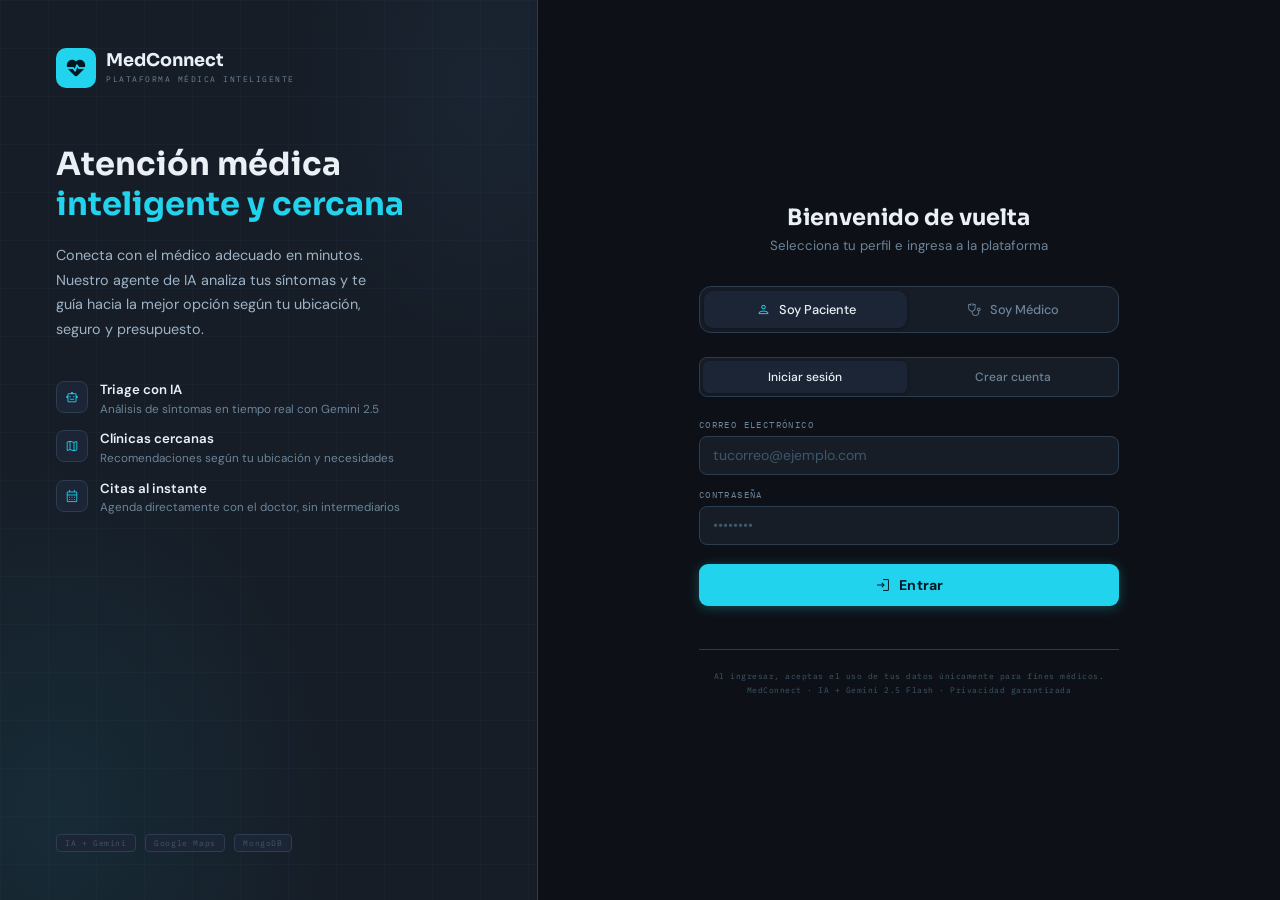
<file: frontend/index.html>
<!doctype html>
<html lang="es">
  <head>
    <meta charset="UTF-8" />
    <meta name="viewport" content="width=device-width, initial-scale=1.0" />
    <title>MedConnect — Encuentra tu médico</title>
    <link rel="preconnect" href="https://fonts.googleapis.com" />
    <link rel="preconnect" href="https://fonts.gstatic.com" crossorigin />
    <link href="https://fonts.googleapis.com/css2?family=DM+Sans:opsz,wght@9..40,300;9..40,400;9..40,500;9..40,600;9..40,700&family=Sora:wght@400;600;700;800&family=IBM+Plex+Mono:wght@400;500;600;700&display=swap" rel="stylesheet" />
    <link href="https://fonts.googleapis.com/css2?family=Material+Symbols+Outlined:opsz,wght,FILL,GRAD@20..48,100..700,0..1,-50..200" rel="stylesheet" />
    <link rel="stylesheet" href="style.css?v=3" />
    <style>
      /* ── PATIENT WELCOME STATE ── */
      .chat-welcome {
        display: flex;
        flex-direction: column;
        align-items: center;
        justify-content: center;
        flex: 1;
        gap: 1.2rem;
        padding: 2.5rem 2rem;
        text-align: center;
        animation: msg-in 0.4s ease;
      }
      .chat-welcome-icon {
        width: 64px;
        height: 64px;
        border-radius: 18px;
        background: var(--accent-dim);
        border: 1px solid var(--accent-border);
        display: flex;
        align-items: center;
        justify-content: center;
        box-shadow: 0 0 0 6px rgba(34,211,238,0.06);
      }
      .chat-welcome-icon .material-symbols-outlined {
        font-size: 30px;
        color: var(--accent);
        font-variation-settings: 'FILL' 1, 'wght' 400, 'GRAD' 0, 'opsz' 32;
      }
      .chat-welcome h2 {
        font-family: var(--display);
        font-size: 1.3rem;
        font-weight: 700;
        color: var(--text);
        line-height: 1.3;
      }
      .chat-welcome p {
        font-size: 0.88rem;
        color: var(--muted);
        max-width: 340px;
        line-height: 1.65;
      }
      .chat-welcome-chips {
        display: flex;
        flex-wrap: wrap;
        justify-content: center;
        gap: 0.5rem;
        max-width: 400px;
      }
      .chat-welcome-chip {
        display: flex;
        align-items: center;
        gap: 0.35rem;
        padding: 0.42rem 0.8rem;
        background: var(--surface-2);
        border: 1px solid var(--border);
        border-radius: 20px;
        color: var(--text-2);
        font-size: 0.78rem;
        cursor: pointer;
        transition: border-color 0.15s, color 0.15s, background 0.15s;
        user-select: none;
      }
      .chat-welcome-chip:hover {
        border-color: var(--accent-border);
        color: var(--accent);
        background: var(--accent-dim);
      }
      .chat-welcome-chip .material-symbols-outlined { font-size: 15px; }
    </style>
  </head>
  <body>

    <!-- ── HEADER ─────────────────────────────────────────────── -->
    <header>
      <div class="header-left">
        <span class="logo">Med<span>Connect</span></span>
        <span class="nav-sep">/</span>
        <span class="header-breadcrumb">Asistente Médico</span>
      </div>
      <div class="header-right">
        <span class="header-tag">IA + Gemini</span>
        <div class="header-status" id="api-status">
          <span class="material-symbols-outlined">fiber_manual_record</span>
          <span>CONECTANDO...</span>
        </div>
        <div class="user-chip" id="user-chip" title="Cerrar sesión">P</div>
      </div>
    </header>

    <!-- ── WORKSPACE ──────────────────────────────────────────── -->
    <div class="workspace" id="workspace">

      <!-- Narrow icon sidebar -->
      <nav class="sidebar-icons">
        <button class="sidebar-btn" title="Nueva consulta" onclick="location.reload()">
          <span class="material-symbols-outlined">add_comment</span>
        </button>
        <button class="sidebar-btn" id="sb-history" title="Mis chats" onclick="openPanel('history')">
          <span class="material-symbols-outlined">forum</span>
        </button>
        <button class="sidebar-btn" id="sb-appts" title="Mis citas" onclick="openPanel('appts')">
          <span class="material-symbols-outlined">event_note</span>
        </button>
      </nav>

      <!-- ── HISTORY PANEL ── -->
      <div id="history-panel" class="side-panel hidden">
        <div class="side-panel-header">
          <span class="material-symbols-outlined">forum</span>
          <span>Mis Consultas</span>
          <button class="icon-btn" onclick="closeSidePanel()">
            <span class="material-symbols-outlined">close</span>
          </button>
        </div>
        <div id="conv-list" class="side-panel-body"></div>
      </div>

      <!-- ── APPOINTMENTS PANEL ── -->
      <div id="appt-panel" class="side-panel hidden">
        <div class="side-panel-header">
          <span class="material-symbols-outlined">event_note</span>
          <span>Mis Citas</span>
          <button class="icon-btn" onclick="closeSidePanel()">
            <span class="material-symbols-outlined">close</span>
          </button>
        </div>
        <div id="appt-list" class="side-panel-body"></div>
      </div>

      <!-- ── CHAT PANEL ─────────────────────────────────────────── -->
      <div class="chat-left">

        <!-- Triage summary (visible in split mode) -->
        <div id="triage-summary" class="hidden">
          <div id="triage-pills" class="triage-pills"></div>
          <p id="triage-text" class="triage-text"></p>
          <button id="toggle-chat-btn" class="toggle-chat-btn">
            <span id="toggle-chat-label">Ver historial de chat</span>
            <span class="material-symbols-outlined toggle-icon">expand_more</span>
          </button>
        </div>

        <!-- Message history -->
        <div class="chat-messages" id="chat-messages">
          <!-- Welcome state — shown before first message, hidden by JS on chat start -->
          <div class="chat-welcome" id="chat-welcome">
            <div class="chat-welcome-icon">
              <span class="material-symbols-outlined">ecg_heart</span>
            </div>
            <h2>¿Cómo te puedo ayudar hoy?</h2>
            <p>Describe tus síntomas y te orientaré hacia el especialista adecuado según tu ubicación y seguro médico.</p>
            <div class="chat-welcome-chips">
              <span class="chat-welcome-chip" onclick="fillSuggestion('Tengo dolor de cabeza y fiebre desde ayer')">
                <span class="material-symbols-outlined">thermostat</span>
                Fiebre y dolor de cabeza
              </span>
              <span class="chat-welcome-chip" onclick="fillSuggestion('Siento dolor en el pecho al respirar')">
                <span class="material-symbols-outlined">favorite</span>
                Dolor en el pecho
              </span>
              <span class="chat-welcome-chip" onclick="fillSuggestion('Tengo tos persistente hace una semana')">
                <span class="material-symbols-outlined">air</span>
                Tos persistente
              </span>
              <span class="chat-welcome-chip" onclick="fillSuggestion('Me duele el estómago y tengo náuseas')">
                <span class="material-symbols-outlined">sick</span>
                Malestar estomacal
              </span>
              <span class="chat-welcome-chip" onclick="fillSuggestion('Quiero agendar una revisión general')">
                <span class="material-symbols-outlined">medical_services</span>
                Chequeo general
              </span>
            </div>
          </div>
        </div>

        <!-- Recommendations panel -->
        <div id="recommendations-panel" class="recommendations-panel hidden">
          <div class="rec-header">
            <span class="material-symbols-outlined">recommend</span>
            <span id="rec-header-text">Opciones recomendadas</span>
            <button id="rec-close-btn" class="icon-btn">
              <span class="material-symbols-outlined">close</span>
            </button>
          </div>
          <div id="rec-cards" class="rec-cards"></div>
        </div>

        <!-- Patient form (insurance + budget) -->
        <div id="patient-form">
          <div class="form-row">
            <div class="form-group">
              <label>Seguro médico</label>
              <select id="insurance-select">
                <option value="imss">IMSS</option>
                <option value="issste">ISSSTE</option>
                <option value="seguro_popular">Seguro Popular</option>
                <option value="ninguno" selected>Sin seguro</option>
              </select>
            </div>
            <div class="form-group">
              <label>Presupuesto</label>
              <div class="budget-selector">
                <button class="budget-btn" data-val="$">$</button>
                <button class="budget-btn active" data-val="$$">$$</button>
                <button class="budget-btn" data-val="$$$">$$$</button>
              </div>
            </div>
          </div>
        </div>

        <!-- Chat input bar -->
        <div class="chat-input-row">
          <button class="input-add-btn" title="Adjuntar">
            <span class="material-symbols-outlined">add</span>
          </button>
          <input type="text" id="chat-input" class="chat-input"
            placeholder="Describe tus síntomas o haz una pregunta..." autocomplete="off" />
          <button id="chat-send-btn" class="chat-send-btn">
            <span class="material-symbols-outlined">send</span>
          </button>
        </div>

      </div><!-- /chat-left -->

      <!-- ── MAP PANEL ─────────────────────────────────────────── -->
      <div class="map-wrap">

        <div id="map-container">
          <div class="map-loading" id="map-loading">
            <span class="material-symbols-outlined">local_hospital</span>
            <span>BUSCANDO CLÍNICAS CERCANAS...</span>
          </div>
        </div>

        <div class="search-hud">
          <span class="material-symbols-outlined search-ico">my_location</span>
          <input type="text" id="map-search-input"
            placeholder="Tu ubicación actual..." />
          <button id="map-search-btn">
            <span class="material-symbols-outlined">arrow_forward</span>
          </button>
        </div>

      </div><!-- /map-wrap -->

    </div><!-- /workspace -->

    <!-- ── DOCTOR CHAT MODAL ──────────────────────────────────── -->
    <div id="chat-modal" class="modal hidden">
      <div class="modal-card">
        <div class="modal-header">
          <span class="material-symbols-outlined">chat</span>
          <span id="modal-doctor-name">Chat con el Doctor</span>
          <button id="modal-close-btn" class="icon-btn">
            <span class="material-symbols-outlined">close</span>
          </button>
        </div>
        <div class="modal-messages" id="modal-messages"></div>
        <div class="chat-input-row">
          <input type="text" id="modal-input" class="chat-input"
            placeholder="Escribe un mensaje..." autocomplete="off" />
          <button id="modal-send-btn" class="chat-send-btn">
            <span class="material-symbols-outlined">send</span>
          </button>
        </div>
      </div>
    </div>

    <!-- ── APPOINTMENT MODAL ──────────────────────────────────── -->
    <div id="appt-overlay" class="modal hidden">
      <div class="modal-card" style="max-width:440px; height:auto; padding-bottom:0">
        <div class="modal-header">
          <span class="material-symbols-outlined">event_add</span>
          <span>Agendar cita</span>
          <button class="icon-btn" onclick="closeAppointmentModal()">
            <span class="material-symbols-outlined">close</span>
          </button>
        </div>
        <div style="padding:1.2rem 1.4rem; display:flex; flex-direction:column; gap:0.85rem;">
          <p style="font-size:0.83rem; color:var(--muted); line-height:1.55;">
            Solicitas una cita con el doctor en
            <strong id="appt-clinic-name" style="color:var(--text);">—</strong>.
            El médico confirmará desde su panel.
          </p>
          <div style="display:flex; flex-direction:column; gap:0.3rem;">
            <label style="font-family:var(--mono); font-size:0.54rem; letter-spacing:1.4px; text-transform:uppercase; color:var(--muted);">Fecha</label>
            <input type="date" id="appt-date" class="chat-input" style="border-radius:8px; padding:0.55rem 0.75rem;" />
          </div>
          <div style="display:flex; gap:0.7rem;">
            <div style="flex:1; display:flex; flex-direction:column; gap:0.3rem;">
              <label style="font-family:var(--mono); font-size:0.54rem; letter-spacing:1.4px; text-transform:uppercase; color:var(--muted);">Hora</label>
              <input type="time" id="appt-time" class="chat-input" step="900" style="border-radius:8px; padding:0.55rem 0.75rem;" />
            </div>
            <div style="flex:1; display:flex; flex-direction:column; gap:0.3rem;">
              <label style="font-family:var(--mono); font-size:0.54rem; letter-spacing:1.4px; text-transform:uppercase; color:var(--muted);">Duración</label>
              <select id="appt-duration" class="chat-input" style="border-radius:8px; padding:0.55rem 0.75rem; appearance:none; background-image:url('data:image/svg+xml,%3Csvg xmlns=%22http://www.w3.org/2000/svg%22 width=%2212%22 height=%228%22 viewBox=%220 0 12 8%22%3E%3Cpath fill=%226b8499%22 d=%22M0 0l6 8 6-8z%22/%3E%3C/svg%3E'); background-repeat:no-repeat; background-position:right 0.75rem center; padding-right:2rem;">
                <option value="30">30 min</option>
                <option value="60">1 hora</option>
                <option value="90">1 h 30 min</option>
              </select>
            </div>
          </div>
          <div style="display:flex; flex-direction:column; gap:0.3rem;">
            <label style="font-family:var(--mono); font-size:0.54rem; letter-spacing:1.4px; text-transform:uppercase; color:var(--muted);">Motivo / Notas (opcional)</label>
            <input type="text" id="appt-notes" class="chat-input" placeholder="Primera consulta, seguimiento..." style="border-radius:8px; padding:0.55rem 0.75rem;" />
          </div>
          <div id="appt-error" style="font-family:var(--mono); font-size:0.6rem; color:var(--red); min-height:0.9rem;"></div>
          <div style="display:flex; gap:0.55rem; padding-bottom:1.2rem;">
            <button class="rec-action-btn btn-info" style="flex:1" onclick="closeAppointmentModal()">Cancelar</button>
            <button id="appt-submit-btn" class="rec-action-btn btn-chat" style="flex:2" onclick="submitAppointment()">
              <span class="material-symbols-outlined">check</span>
              Confirmar solicitud
            </button>
          </div>
        </div>
      </div>
    </div>

    <!-- ── SPINNER ────────────────────────────────────────────── -->
    <div id="spinner" class="hidden">
      <div class="spinner-ring"></div>
      <div class="spinner-title">Analizando con IA...</div>
    </div>

    <script>
      // Fill input from welcome chip
      function fillSuggestion(text) {
        const input = document.getElementById("chat-input");
        if (input) {
          input.value = text;
          input.focus();
        }
      }
    </script>
    <script src="app.js?v=3"></script>
  </body>
</html>
</file>
<file: frontend/style.css>
/* ============================================================
   MEDCONNECT — Design System v3
   Deep navy-slate base · Medical teal accent · DM Sans + IBM Plex Mono
   ============================================================ */

@import url('https://fonts.googleapis.com/css2?family=DM+Sans:ital,opsz,wght@0,9..40,300;0,9..40,400;0,9..40,500;0,9..40,600;0,9..40,700;1,9..40,400&family=Sora:wght@400;600;700;800&family=IBM+Plex+Mono:wght@400;500;600;700&display=swap');

:root {
  /* ── Backgrounds (deep navy-slate progression) */
  --bg:          #0d1117;
  --surface:     #161d27;
  --surface-2:   #1c2535;
  --surface-3:   #243040;
  --border:      #2c3d50;
  --border-sub:  #1e2d3d;

  /* ── Text */
  --text:        #eaf0f6;
  --text-2:      #9eb3c6;
  --muted:       #6b8499;
  --disabled:    #3f5668;

  /* ── Primary accent — medical teal */
  --accent:        #22D3EE;
  --accent-dim:    rgba(34,211,238,0.10);
  --accent-border: rgba(34,211,238,0.30);
  --accent-glow:   rgba(34,211,238,0.18);

  /* ── Status / data colors */
  --blue:       #60A5FA;
  --blue-btn:   #3B82F6;
  --blue-btn-h: #2563EB;
  --green:      #34D399;
  --red:        #F87171;
  --amber:      #FBBF24;

  /* ── Typography */
  --mono:    "IBM Plex Mono", "Courier New", monospace;
  --sans:    "DM Sans", system-ui, -apple-system, sans-serif;
  --display: "Sora", "DM Sans", system-ui, sans-serif;

  /* ── Layout */
  --header-h:  58px;
  --sidebar-w: 54px;
  --radius:    12px;
  --radius-sm: 8px;
  --radius-xs: 5px;

  /* ── Shadows */
  --shadow-sm: 0 2px 8px rgba(0,0,0,0.35);
  --shadow-md: 0 6px 24px rgba(0,0,0,0.45);
  --shadow-lg: 0 16px 56px rgba(0,0,0,0.60);
}

/* ── RESET ──────────────────────────────────────────────────── */
*, *::before, *::after { box-sizing: border-box; margin: 0; padding: 0; }

html, body {
  height: 100%;
  overflow: hidden;
  background: var(--bg);
  color: var(--text);
  font-family: var(--sans);
  font-size: 15px;
  -webkit-font-smoothing: antialiased;
}

/* ── SCROLLBARS ─────────────────────────────────────────────── */
::-webkit-scrollbar { width: 4px; height: 4px; }
::-webkit-scrollbar-track { background: transparent; }
::-webkit-scrollbar-thumb { background: var(--surface-3); border-radius: 4px; }
* { scrollbar-width: thin; scrollbar-color: var(--surface-3) transparent; }

/* ── MATERIAL ICONS ─────────────────────────────────────────── */
.material-symbols-outlined {
  font-size: 18px;
  font-variation-settings: 'FILL' 0, 'wght' 300, 'GRAD' 0, 'opsz' 20;
  vertical-align: middle;
  flex-shrink: 0;
}

/* ── UTILITY ────────────────────────────────────────────────── */
.hidden { display: none !important; }

/* ── HEADER ─────────────────────────────────────────────────── */
header {
  position: relative;
  z-index: 300;
  height: var(--header-h);
  display: flex;
  align-items: center;
  justify-content: space-between;
  padding: 0 1.4rem;
  background: var(--surface);
  border-bottom: 1px solid var(--border);
  gap: 1rem;
  flex-shrink: 0;
  box-shadow: 0 1px 0 rgba(0,0,0,0.3), 0 4px 16px rgba(0,0,0,0.2);
}

.header-left {
  display: flex;
  align-items: center;
  gap: 0.6rem;
}

.logo {
  font-family: var(--display);
  font-weight: 700;
  font-size: 1rem;
  letter-spacing: 0.5px;
  color: var(--text);
}

.logo span {
  color: var(--accent);
}

.nav-sep {
  color: var(--disabled);
  font-size: 0.7rem;
  opacity: 0.5;
}

.header-breadcrumb {
  font-family: var(--mono);
  font-size: 0.58rem;
  color: var(--muted);
  letter-spacing: 1.8px;
  text-transform: uppercase;
}

.header-right {
  display: flex;
  align-items: center;
  gap: 0.7rem;
}

.header-tag {
  font-family: var(--mono);
  font-size: 0.53rem;
  padding: 3px 9px;
  border: 1px solid var(--border);
  border-radius: var(--radius-xs);
  color: var(--disabled);
  letter-spacing: 0.8px;
  background: var(--surface-2);
}

.header-status {
  display: flex;
  align-items: center;
  gap: 0.35rem;
  font-family: var(--mono);
  font-size: 0.56rem;
  color: var(--muted);
  letter-spacing: 1px;
}
.header-status .material-symbols-outlined { font-size: 9px; }

/* header action button (calendar etc.) */
.header-action-btn {
  display: flex;
  align-items: center;
  gap: 0.35rem;
  padding: 0.35rem 0.75rem;
  background: var(--surface-2);
  border: 1px solid var(--border);
  border-radius: var(--radius-sm);
  color: var(--text-2);
  font-family: var(--sans);
  font-size: 0.75rem;
  font-weight: 500;
  cursor: pointer;
  transition: border-color 0.15s, color 0.15s, background 0.15s;
}
.header-action-btn:hover {
  border-color: var(--accent-border);
  color: var(--accent);
  background: var(--accent-dim);
}
.header-action-btn .material-symbols-outlined { font-size: 16px; }

.user-chip {
  width: 32px;
  height: 32px;
  border-radius: 50%;
  background: linear-gradient(135deg, var(--accent) 0%, #0891b2 100%);
  color: #001824;
  font-family: var(--display);
  font-size: 0.62rem;
  font-weight: 700;
  display: flex;
  align-items: center;
  justify-content: center;
  cursor: pointer;
  flex-shrink: 0;
  box-shadow: 0 2px 8px rgba(34,211,238,0.3);
  transition: box-shadow 0.15s;
}
.user-chip:hover { box-shadow: 0 3px 14px rgba(34,211,238,0.45); }

/* ── WORKSPACE ──────────────────────────────────────────────── */
.workspace {
  display: flex;
  height: calc(100vh - var(--header-h));
  overflow: hidden;
}

/* ── SIDEBAR ICONS ──────────────────────────────────────────── */
.sidebar-icons {
  width: var(--sidebar-w);
  flex-shrink: 0;
  background: var(--surface);
  border-right: 1px solid var(--border);
  display: flex;
  flex-direction: column;
  align-items: center;
  padding: 0.9rem 0;
  gap: 0.35rem;
}

.sidebar-btn {
  width: 38px;
  height: 38px;
  background: transparent;
  border: none;
  color: var(--muted);
  display: flex;
  align-items: center;
  justify-content: center;
  border-radius: var(--radius-sm);
  cursor: pointer;
  transition: color 0.15s, background 0.15s;
  position: relative;
}
.sidebar-btn:hover {
  color: var(--text);
  background: var(--surface-2);
}
.sidebar-btn .material-symbols-outlined { font-size: 20px; }
.sidebar-btn.active {
  color: var(--accent);
  background: var(--accent-dim);
}
.sidebar-btn.active::before {
  content: "";
  position: absolute;
  left: 0;
  top: 25%;
  bottom: 25%;
  width: 3px;
  background: var(--accent);
  border-radius: 0 2px 2px 0;
}

/* ── CHAT PANEL ─────────────────────────────────────────────── */
.chat-left {
  width: calc(100% - var(--sidebar-w));
  flex-shrink: 0;
  display: flex;
  flex-direction: column;
  background: var(--bg);
  transition: width 0.45s cubic-bezier(0.4, 0, 0.2, 1);
  overflow: hidden;
  min-width: 0;
}

/* ── MAP PANEL ──────────────────────────────────────────────── */
.map-wrap {
  width: 0;
  flex-shrink: 0;
  opacity: 0;
  pointer-events: none;
  overflow: hidden;
  position: relative;
  display: flex;
  flex-direction: column;
  transition: width 0.45s cubic-bezier(0.4, 0, 0.2, 1),
              opacity 0.35s ease 0.1s;
}

/* ── SPLIT MODE ─────────────────────────────────────────────── */
.workspace.split-mode .chat-left {
  width: calc(50% - var(--sidebar-w) / 2);
}
.workspace.split-mode .map-wrap {
  width: 50%;
  opacity: 1;
  pointer-events: all;
  overflow: visible;
}
.workspace.split-mode #patient-form { display: none !important; }
.workspace.split-mode .chat-input-row { display: none !important; }
.workspace.split-mode .chat-left.chat-expanded .chat-input-row { display: flex !important; }
.workspace.split-mode .recommendations-panel {
  flex: 1;
  max-height: none;
  border-top: none;
}
.workspace.split-mode .chat-messages {
  display: none;
  flex: 0 !important;
}
.workspace.split-mode .chat-left.chat-expanded .chat-messages {
  display: flex !important;
  flex: 1 !important;
  max-height: 32vh;
  border-bottom: 1px solid var(--border);
}

/* ── TRIAGE SUMMARY ─────────────────────────────────────────── */
#triage-summary {
  flex-shrink: 0;
  margin: 1rem 1.1rem 0;
  padding: 1rem 1.1rem;
  background: var(--surface);
  border: 1px solid var(--border);
  border-radius: var(--radius);
  display: flex;
  flex-direction: column;
  gap: 0.6rem;
  animation: msg-in 0.3s ease;
  box-shadow: var(--shadow-sm);
}

.triage-pills {
  display: flex;
  gap: 0.4rem;
  flex-wrap: wrap;
  align-items: center;
}

.triage-pill {
  font-family: var(--mono);
  font-size: 0.58rem;
  padding: 3px 10px;
  border-radius: 20px;
  border: 1px solid currentColor;
  background: transparent;
  letter-spacing: 0.6px;
  font-weight: 600;
  color: var(--muted);
}
.triage-pill[style] {
  background: color-mix(in srgb, currentColor 10%, transparent);
}

.triage-divider {
  height: 1px;
  background: var(--border-sub);
  margin: 0 -1.1rem;
}

.triage-text {
  font-size: 0.83rem;
  color: var(--text-2);
  line-height: 1.65;
  padding-left: 0.85rem;
  border-left: 2px solid var(--accent-border);
}

.toggle-chat-btn {
  display: flex;
  align-items: center;
  justify-content: space-between;
  gap: 0.5rem;
  background: transparent;
  border: none;
  border-top: 1px solid var(--border-sub);
  margin: 0 -1.1rem;
  padding: 0.55rem 1.1rem 0;
  color: var(--disabled);
  font-family: var(--mono);
  font-size: 0.56rem;
  letter-spacing: 0.8px;
  cursor: pointer;
  transition: color 0.15s;
  text-align: left;
}
.toggle-chat-btn:hover { color: var(--muted); }
.toggle-chat-btn .toggle-icon {
  font-size: 15px;
  flex-shrink: 0;
  transition: transform 0.2s ease;
}
.chat-left.chat-expanded .toggle-icon { transform: rotate(180deg); }

/* ── MAP CONTAINER ──────────────────────────────────────────── */
#map-container {
  flex: 1;
  position: relative;
  min-height: 0;
  background: var(--surface);
}

.map-loading {
  position: absolute;
  inset: 0;
  display: flex;
  flex-direction: column;
  align-items: center;
  justify-content: center;
  gap: 1rem;
  font-family: var(--mono);
  font-size: 0.58rem;
  color: var(--muted);
  letter-spacing: 3px;
  background: var(--bg);
  z-index: 2;
}
.map-loading .material-symbols-outlined { font-size: 32px !important; color: var(--accent); opacity: 0.7; }

/* ── SEARCH HUD ─────────────────────────────────────────────── */
.search-hud {
  position: absolute;
  top: 14px;
  left: 14px;
  z-index: 100;
  display: flex;
  align-items: center;
  gap: 0;
  background: var(--surface);
  border: 1px solid var(--border);
  border-radius: 28px;
  padding: 0 0.5rem 0 0.9rem;
  box-shadow: var(--shadow-md);
  height: 42px;
}
.search-ico { font-size: 16px !important; color: var(--muted); margin-right: 0.4rem; }
.search-hud input {
  background: transparent;
  border: none;
  color: var(--text);
  width: 210px;
  font-family: var(--sans);
  font-size: 0.8rem;
  outline: none;
}
.search-hud input::placeholder { color: var(--muted); }
.search-hud button {
  background: transparent;
  border: none;
  color: var(--muted);
  cursor: pointer;
  display: flex;
  align-items: center;
  padding: 0.35rem;
  border-radius: 50%;
  transition: color 0.15s, background 0.15s;
}
.search-hud button:hover { color: var(--accent); background: var(--accent-dim); }

/* ── CHAT MESSAGES ──────────────────────────────────────────── */
.chat-messages {
  flex: 1;
  overflow-y: auto;
  padding: 1.75rem 1.4rem 1rem;
  display: flex;
  flex-direction: column;
  gap: 1.4rem;
  min-height: 0;
}

/* Bot message */
.chat-msg.bot {
  display: flex;
  align-items: flex-start;
  gap: 0.75rem;
  max-width: 88%;
  align-self: flex-start;
}

.bot-avatar {
  width: 30px;
  height: 30px;
  border-radius: 50%;
  background: var(--surface-2);
  border: 1px solid var(--accent-border);
  display: flex;
  align-items: center;
  justify-content: center;
  flex-shrink: 0;
  margin-top: 2px;
  box-shadow: 0 0 0 3px var(--accent-dim);
}
.bot-avatar .material-symbols-outlined { font-size: 14px; color: var(--accent); }

.bot-content {
  display: flex;
  flex-direction: column;
  gap: 0.45rem;
}

.msg-text {
  font-size: 0.95rem;
  line-height: 1.7;
  color: var(--text-2);
  white-space: pre-wrap;
  font-weight: 400;
}

.msg-actions {
  display: flex;
  gap: 0.3rem;
  opacity: 0;
  transition: opacity 0.15s;
}
.chat-msg.bot:hover .msg-actions { opacity: 1; }

.msg-action-btn {
  background: transparent;
  border: none;
  color: var(--muted);
  cursor: pointer;
  display: flex;
  align-items: center;
  padding: 3px;
  border-radius: 4px;
  transition: color 0.12s, background 0.12s;
}
.msg-action-btn:hover { color: var(--text); background: var(--surface-2); }
.msg-action-btn .material-symbols-outlined { font-size: 14px; }

/* User message */
.chat-msg.user {
  align-self: flex-end;
  max-width: 72%;
}
.chat-msg.user .msg-bubble {
  background: var(--surface-2);
  color: var(--text);
  border-radius: 18px 18px 5px 18px;
  padding: 0.7rem 1.15rem;
  font-size: 0.95rem;
  line-height: 1.6;
  border: 1px solid var(--border);
  box-shadow: var(--shadow-sm);
}

/* Typing indicator */
.typing-indicator .msg-bubble {
  background: var(--surface-2);
  border: 1px solid var(--border);
  border-radius: 18px;
  padding: 0.55rem 0.9rem;
  display: flex;
  align-items: center;
  gap: 6px;
  min-width: 56px;
}

.typing-indicator .analyzing-text {
  font-size: 0.78rem;
  color: var(--muted);
  margin-right: 4px;
  font-family: var(--mono);
}

.dot {
  width: 7px;
  height: 7px;
  border-radius: 50%;
  background: var(--accent);
  opacity: 0.5;
  animation: typing-bounce 1.2s infinite ease-in-out;
}
.dot:nth-child(1) { animation-delay: 0s; }
.dot:nth-child(2) { animation-delay: 0.2s; }
.dot:nth-child(3) { animation-delay: 0.4s; }

@keyframes typing-bounce {
  0%, 60%, 100% { transform: translateY(0); opacity: 0.35; }
  30%            { transform: translateY(-5px); opacity: 1; }
}

/* Message entrance */
.chat-msg { animation: msg-in 0.22s ease; }
@keyframes msg-in {
  from { opacity: 0; transform: translateY(8px); }
  to   { opacity: 1; transform: translateY(0); }
}

/* ── LOCATION CARD ──────────────────────────────────────────── */
.location-card {
  align-self: flex-start;
  background: var(--surface);
  border: 1px solid var(--accent-border);
  border-radius: var(--radius);
  padding: 1rem 1.1rem;
  margin: 0.3rem 0;
  max-width: 380px;
  display: flex;
  flex-direction: column;
  gap: 0.7rem;
  animation: msg-in 0.22s ease;
  box-shadow: 0 0 0 1px var(--accent-dim) inset, var(--shadow-sm);
}
.lc-header {
  display: flex;
  align-items: center;
  gap: 0.4rem;
  font-family: var(--mono);
  font-size: 0.58rem;
  letter-spacing: 1.6px;
  text-transform: uppercase;
  color: var(--accent);
}
.lc-header .material-symbols-outlined { font-size: 15px; }
.lc-address {
  font-size: 0.83rem;
  color: var(--text);
  line-height: 1.45;
}
.lc-search-row {
  display: flex;
  gap: 0.4rem;
}
.lc-input {
  flex: 1;
  background: var(--surface-3);
  border: 1px solid var(--border);
  border-radius: var(--radius-sm);
  padding: 0.4rem 0.65rem;
  color: var(--text);
  font-family: var(--mono);
  font-size: 0.72rem;
  outline: none;
  transition: border-color 0.15s;
}
.lc-input:focus { border-color: var(--accent-border); }
.lc-search-btn {
  background: var(--surface-3);
  border: 1px solid var(--border);
  border-radius: var(--radius-sm);
  color: var(--text-2);
  cursor: pointer;
  display: flex;
  align-items: center;
  justify-content: center;
  padding: 0.4rem 0.55rem;
  transition: background 0.15s, color 0.15s;
}
.lc-search-btn:hover { background: var(--accent-dim); color: var(--accent); }
.lc-search-btn .material-symbols-outlined { font-size: 16px; }
.lc-radius-row { display: flex; flex-direction: column; gap: 0.35rem; }
.lc-radius-label {
  font-family: var(--mono);
  font-size: 0.55rem;
  letter-spacing: 1.2px;
  text-transform: uppercase;
  color: var(--muted);
}
.lc-radius-btns { display: flex; gap: 0.3rem; }
.lc-radius-btn {
  background: var(--surface-3);
  border: 1px solid transparent;
  border-radius: var(--radius-xs);
  color: var(--text-2);
  cursor: pointer;
  font-family: var(--mono);
  font-size: 0.63rem;
  padding: 0.3rem 0.6rem;
  transition: background 0.15s, border-color 0.15s, color 0.15s;
}
.lc-radius-btn:hover { background: var(--accent-dim); color: var(--accent); }
.lc-radius-btn.active {
  background: var(--accent-dim);
  border-color: var(--accent-border);
  color: var(--accent);
}
.lc-confirm-btn {
  display: flex;
  align-items: center;
  justify-content: center;
  gap: 0.4rem;
  background: var(--accent);
  border: none;
  border-radius: var(--radius-sm);
  color: #001824;
  cursor: pointer;
  font-family: var(--sans);
  font-size: 0.8rem;
  font-weight: 600;
  padding: 0.55rem 0.9rem;
  transition: opacity 0.15s, box-shadow 0.15s;
  box-shadow: 0 2px 10px rgba(34,211,238,0.3);
}
.lc-confirm-btn:hover { opacity: 0.88; box-shadow: 0 3px 16px rgba(34,211,238,0.45); }
.lc-confirm-btn .material-symbols-outlined { font-size: 16px; }
.lc-confirmed {
  display: flex;
  align-items: center;
  gap: 0.45rem;
  font-family: var(--mono);
  font-size: 0.65rem;
  color: var(--accent);
}

/* ── PATIENT FORM ───────────────────────────────────────────── */
#patient-form {
  flex-shrink: 0;
  padding: 0.6rem 1.2rem 0;
  background: var(--surface);
  border-top: 1px solid var(--border);
}

.form-row {
  display: flex;
  gap: 1rem;
  align-items: flex-end;
  padding: 0.6rem 0 0.5rem;
}

.form-group {
  flex: 1;
  display: flex;
  flex-direction: column;
  gap: 0.3rem;
}

.form-group label {
  font-family: var(--mono);
  font-size: 0.53rem;
  color: var(--muted);
  letter-spacing: 1px;
  text-transform: uppercase;
}

.form-group select {
  background: var(--surface-2);
  border: 1px solid var(--border);
  border-radius: var(--radius-sm);
  color: var(--text);
  font-family: var(--sans);
  font-size: 0.78rem;
  padding: 0.38rem 0.65rem;
  cursor: pointer;
  outline: none;
  transition: border-color 0.15s;
  appearance: none;
  background-image: url("data:image/svg+xml,%3Csvg xmlns='http://www.w3.org/2000/svg' width='12' height='8' viewBox='0 0 12 8'%3E%3Cpath fill='%236b8499' d='M0 0l6 8 6-8z'/%3E%3C/svg%3E");
  background-repeat: no-repeat;
  background-position: right 0.65rem center;
  padding-right: 2rem;
}
.form-group select:focus { border-color: var(--accent-border); }

.budget-selector { display: flex; gap: 0.3rem; }

.budget-btn {
  flex: 1;
  background: var(--surface-2);
  border: 1px solid var(--border);
  border-radius: var(--radius-sm);
  color: var(--muted);
  font-family: var(--mono);
  font-size: 0.72rem;
  font-weight: 600;
  padding: 0.32rem 0;
  cursor: pointer;
  transition: background 0.12s, color 0.12s, border-color 0.12s;
}
.budget-btn:hover { background: var(--surface-3); color: var(--text); }
.budget-btn.active {
  background: var(--accent-dim);
  border-color: var(--accent-border);
  color: var(--accent);
}

/* ── CHAT INPUT BAR ─────────────────────────────────────────── */
.chat-input-row {
  display: flex;
  align-items: center;
  gap: 0.6rem;
  padding: 0.85rem 1.1rem;
  flex-shrink: 0;
  background: var(--surface);
  border-top: 1px solid var(--border);
}

.input-add-btn {
  width: 40px;
  height: 40px;
  border-radius: 50%;
  background: var(--surface-2);
  border: 1px solid var(--border);
  color: var(--muted);
  display: flex;
  align-items: center;
  justify-content: center;
  cursor: pointer;
  flex-shrink: 0;
  transition: color 0.15s, border-color 0.15s;
}
.input-add-btn:hover { color: var(--text); border-color: var(--accent-border); }

.chat-input {
  flex: 1;
  background: var(--surface-2);
  border: 1px solid var(--border);
  border-radius: 28px;
  color: var(--text);
  font-family: var(--sans);
  font-size: 0.92rem;
  padding: 0.72rem 1.25rem;
  outline: none;
  transition: border-color 0.18s, box-shadow 0.18s;
  line-height: 1.4;
}
.chat-input::placeholder { color: var(--muted); }
.chat-input:focus {
  border-color: var(--accent-border);
  box-shadow: 0 0 0 3px var(--accent-dim);
}

.chat-send-btn {
  width: 42px;
  height: 42px;
  border-radius: 50%;
  background: var(--accent);
  border: none;
  color: #001824;
  display: flex;
  align-items: center;
  justify-content: center;
  cursor: pointer;
  flex-shrink: 0;
  box-shadow: 0 2px 10px rgba(34,211,238,0.3);
  transition: transform 0.1s, box-shadow 0.15s, opacity 0.15s;
}
.chat-send-btn:hover {
  transform: scale(1.06);
  box-shadow: 0 3px 16px rgba(34,211,238,0.45);
}
.chat-send-btn:active { transform: scale(0.95); }
.chat-send-btn .material-symbols-outlined { font-size: 20px; }

/* ── RECOMMENDATIONS PANEL ──────────────────────────────────── */
.recommendations-panel {
  flex-shrink: 0;
  background: var(--surface);
  border-top: 1px solid var(--border);
  max-height: 46%;
  display: flex;
  flex-direction: column;
  overflow: hidden;
}

.rec-header {
  display: flex;
  align-items: center;
  gap: 0.55rem;
  padding: 0.75rem 1.1rem;
  border-bottom: 1px solid var(--border);
  font-family: var(--mono);
  font-size: 0.62rem;
  color: var(--text-2);
  letter-spacing: 0.6px;
  flex-shrink: 0;
  background: var(--surface-2);
}
.rec-header .material-symbols-outlined { font-size: 16px; color: var(--accent); }
.rec-header span:nth-child(2) { flex: 1; }

.icon-btn {
  background: transparent;
  border: none;
  color: var(--muted);
  cursor: pointer;
  display: flex;
  align-items: center;
  padding: 5px;
  border-radius: var(--radius-xs);
  transition: color 0.12s, background 0.12s;
}
.icon-btn:hover { color: var(--text); background: var(--surface-3); }
.icon-btn .material-symbols-outlined { font-size: 16px; }

.rec-cards {
  display: flex;
  flex-direction: column;
  gap: 0.55rem;
  padding: 0.85rem 1.1rem;
  overflow-y: auto;
  flex: 1;
}

/* ── CLINIC CARDS ───────────────────────────────────────────── */
.rec-card {
  background: var(--surface-2);
  border: 1px solid var(--border);
  border-radius: var(--radius);
  padding: 0.85rem 1rem;
  display: flex;
  flex-direction: column;
  gap: 0.5rem;
  transition: border-color 0.15s, box-shadow 0.15s;
}
.rec-card:hover {
  border-color: var(--accent-border);
  box-shadow: 0 0 0 1px var(--accent-dim) inset;
}
.rec-card.is-network {
  border-color: rgba(52,211,153,0.3);
  box-shadow: 0 0 0 1px rgba(52,211,153,0.08) inset;
}
.rec-card.is-network:hover { border-color: rgba(52,211,153,0.55); }

.rec-card-header {
  display: flex;
  align-items: center;
  gap: 0.55rem;
}

.rec-priority {
  width: 24px;
  height: 24px;
  border-radius: 50%;
  background: var(--accent);
  color: #001824;
  font-family: var(--mono);
  font-size: 0.6rem;
  font-weight: 700;
  display: flex;
  align-items: center;
  justify-content: center;
  flex-shrink: 0;
}

.rec-name {
  font-family: var(--display);
  font-size: 0.82rem;
  font-weight: 600;
  color: var(--text);
  flex: 1;
  white-space: nowrap;
  overflow: hidden;
  text-overflow: ellipsis;
}

.rec-travel {
  display: flex;
  align-items: center;
  gap: 0.2rem;
  font-family: var(--mono);
  font-size: 0.58rem;
  color: var(--muted);
  flex-shrink: 0;
}
.rec-travel .material-symbols-outlined { font-size: 13px; }

/* Badges */
.badge {
  font-family: var(--mono);
  font-size: 0.5rem;
  padding: 2px 7px;
  border-radius: var(--radius-xs);
  letter-spacing: 0.5px;
  font-weight: 700;
  flex-shrink: 0;
}
.badge-network  { background: rgba(52,211,153,0.12); color: var(--green); border: 1px solid rgba(52,211,153,0.3); }
.badge-external { background: rgba(34,211,238,0.1); color: var(--accent); border: 1px solid rgba(34,211,238,0.25); }

/* Match score */
.rec-score {
  display: flex;
  align-items: center;
  gap: 0.55rem;
}
.rec-score-bar {
  flex: 1;
  height: 3px;
  background: var(--surface-3);
  border-radius: 2px;
  overflow: hidden;
}
.rec-score-fill {
  height: 100%;
  background: linear-gradient(90deg, var(--accent) 0%, #67e8f9 100%);
  border-radius: 2px;
  transition: width 0.6s cubic-bezier(0.25, 1, 0.5, 1);
}
.rec-score-label {
  font-family: var(--mono);
  font-size: 0.58rem;
  color: var(--accent);
  font-weight: 700;
  flex-shrink: 0;
  min-width: 2.5rem;
  text-align: right;
}

.rec-justification {
  font-size: 0.76rem;
  color: var(--muted);
  line-height: 1.55;
}

.rec-card-footer {
  display: flex;
  gap: 0.4rem;
  flex-wrap: wrap;
  margin-top: 0.15rem;
}

.rec-action-btn {
  display: inline-flex;
  align-items: center;
  gap: 0.35rem;
  padding: 0.42rem 0.9rem;
  border: none;
  border-radius: var(--radius-sm);
  font-family: var(--sans);
  font-size: 0.78rem;
  font-weight: 500;
  cursor: pointer;
  transition: background 0.12s, opacity 0.12s, box-shadow 0.12s;
}
.rec-action-btn .material-symbols-outlined { font-size: 15px; }

.btn-chat {
  background: var(--accent);
  color: #001824;
  box-shadow: 0 1px 6px rgba(34,211,238,0.25);
}
.btn-chat:hover {
  background: #38dff5;
  box-shadow: 0 2px 12px rgba(34,211,238,0.4);
}

/* Doctor catalogue */
.doctor-catalogue-label {
  font-size: 0.6rem;
  font-weight: 700;
  letter-spacing: .06em;
  color: var(--green);
  margin-bottom: 4px;
  text-transform: uppercase;
  font-family: var(--mono);
}
.doctor-catalogue { display: flex; flex-direction: column; gap: 3px; margin-bottom: 6px; }
.doctor-catalogue-row { display: flex; align-items: center; gap: 6px; }
.doctor-catalogue-name {
  flex: 1;
  font-size: 0.73rem;
  color: var(--text-2);
  white-space: nowrap;
  overflow: hidden;
  text-overflow: ellipsis;
}
.doctor-catalogue-empty { font-size: 0.72rem; color: var(--muted); }
.doctor-chat-btn { padding: 2px 8px !important; font-size: 0.66rem !important; flex-shrink: 0; }

.btn-info {
  background: var(--surface-3);
  color: var(--text-2);
  border: 1px solid var(--border);
}
.btn-info:hover { background: var(--border); color: var(--text); }

.btn-map {
  background: var(--surface-3);
  color: var(--blue);
  border: 1px solid var(--border);
}
.btn-map:hover { background: rgba(96,165,250,0.1); border-color: rgba(96,165,250,0.3); }

/* ── SPINNER ────────────────────────────────────────────────── */
#spinner { display: none !important; }
.spinner-ring  { display: none; }
.spinner-title { display: none; }

/* ── MODAL (doctor chat) ────────────────────────────────────── */
.modal {
  position: fixed;
  inset: 0;
  background: rgba(0,0,0,0.7);
  display: flex;
  align-items: center;
  justify-content: center;
  z-index: 900;
  backdrop-filter: blur(6px);
}

.modal-card {
  background: var(--surface);
  border: 1px solid var(--border);
  border-radius: 16px;
  width: 440px;
  max-width: 94vw;
  height: 560px;
  max-height: 90vh;
  display: flex;
  flex-direction: column;
  box-shadow: var(--shadow-lg), 0 0 0 1px rgba(34,211,238,0.08);
}

.modal-header {
  display: flex;
  align-items: center;
  gap: 0.55rem;
  padding: 0.9rem 1.1rem;
  border-bottom: 1px solid var(--border);
  font-family: var(--display);
  font-size: 0.82rem;
  font-weight: 600;
  color: var(--text);
  flex-shrink: 0;
  background: var(--surface-2);
  border-radius: 16px 16px 0 0;
}
.modal-header .material-symbols-outlined { color: var(--accent); }
.modal-header span:nth-child(2) { flex: 1; }

.chat-modal-info {
  align-self: center;
  font-family: var(--mono);
  font-size: 0.58rem;
  letter-spacing: 1.2px;
  color: var(--muted);
  text-transform: uppercase;
  padding: 0.28rem 0.65rem;
  border: 1px solid var(--surface-3);
  border-radius: 20px;
  margin: 0.5rem auto;
}

.modal-messages {
  flex: 1;
  overflow-y: auto;
  padding: 0.9rem 1.1rem;
  display: flex;
  flex-direction: column;
  gap: 0.65rem;
}

.modal-messages .chat-msg.bot { display: flex; }
.modal-messages .chat-msg.bot .msg-bubble,
.modal-messages .chat-msg.user .msg-bubble {
  padding: 0.55rem 0.9rem;
  border-radius: 12px;
  font-size: 0.83rem;
  line-height: 1.55;
  max-width: 80%;
}
.modal-messages .chat-msg.bot .msg-bubble {
  background: var(--surface-2);
  border: 1px solid var(--border);
  color: var(--text-2);
  align-self: flex-start;
}
.modal-messages .chat-msg.user .msg-bubble {
  background: var(--accent);
  color: #001824;
  align-self: flex-end;
  margin-left: auto;
  font-weight: 500;
}

.modal .chat-input-row {
  padding: 0.75rem;
  border-top: 1px solid var(--border);
  gap: 0.55rem;
  background: var(--surface-2);
  border-radius: 0 0 16px 16px;
}

/* ── GOOGLE PAC DROPDOWN ────────────────────────────────────── */
.pac-container {
  background: var(--surface) !important;
  border: 1px solid var(--border) !important;
  border-radius: var(--radius-sm) !important;
  box-shadow: var(--shadow-md) !important;
  font-family: var(--sans) !important;
  margin-top: 6px !important;
}
.pac-item {
  color: var(--text-2) !important;
  border-top: 1px solid var(--border-sub) !important;
  font-size: 0.8rem !important;
  padding: 0.55rem 1rem !important;
  cursor: pointer !important;
}
.pac-item:hover { background: var(--surface-2) !important; }
.pac-item-query { color: var(--text) !important; }
.pac-logo:after { display: none !important; }

/* ── OLD ELEMENTS (hidden) ──────────────────────────────────── */
.activity-bar  { display: none !important; }
#sidebar       { display: none !important; }
.chat-overlay  { display: none !important; }
.chat-panel    { display: none !important; }
.chat-left-header { display: none !important; }

/* ── STATUS BADGES ──────────────────────────────────────────── */
.status-badge {
  font-family: var(--mono);
  font-size: 0.5rem;
  padding: 2px 7px;
  border-radius: var(--radius-xs);
  letter-spacing: 0.6px;
  font-weight: 700;
}
.badge-active { background: var(--accent-dim); color: var(--accent); border: 1px solid var(--accent-border); }

/* ── SIDE PANELS ────────────────────────────────────────────── */
.side-panel {
  position: absolute;
  top: 0;
  left: 44px;
  bottom: 0;
  width: calc(100% - 44px);
  max-width: 420px;
  background: var(--surface);
  border-right: 1px solid var(--border);
  display: flex;
  flex-direction: column;
  z-index: 20;
  box-shadow: 6px 0 28px rgba(0,0,0,0.5);
}
.side-panel.hidden { display: none; }

.side-panel-header {
  display: flex;
  align-items: center;
  gap: 0.55rem;
  padding: 0.8rem 1.1rem;
  border-bottom: 1px solid var(--border);
  font-family: var(--display);
  font-size: 0.78rem;
  font-weight: 600;
  letter-spacing: .02em;
  color: var(--text);
  flex-shrink: 0;
  background: var(--surface-2);
}
.side-panel-header .material-symbols-outlined { font-size: 17px; color: var(--accent); }
.side-panel-header span:nth-child(2) { flex: 1; }

.side-panel-body {
  flex: 1;
  overflow-y: auto;
  padding: 0.6rem;
  display: flex;
  flex-direction: column;
  gap: 0.45rem;
}

.panel-loading,
.panel-empty {
  padding: 2.5rem 1rem;
  text-align: center;
  font-size: 0.78rem;
  color: var(--muted);
  line-height: 1.6;
}

/* ── CONVERSATION ITEMS ─────────────────────────────────────── */
.conv-item {
  background: var(--surface-2);
  border: 1px solid var(--border);
  border-radius: var(--radius-sm);
  padding: 0.75rem 0.9rem;
  cursor: pointer;
  transition: border-color 0.12s, background 0.12s;
}
.conv-item:hover { border-color: var(--accent-border); background: var(--surface-3); }
.conv-closed { opacity: 0.5; }

.conv-item-header { display: flex; align-items: baseline; gap: 0.4rem; margin-bottom: 0.25rem; }
.conv-doctor { font-size: 0.82rem; font-weight: 600; color: var(--text); }
.conv-specialty { font-size: 0.68rem; color: var(--muted); }
.conv-summary {
  font-size: 0.73rem;
  color: var(--text-2);
  line-height: 1.45;
  display: -webkit-box;
  -webkit-line-clamp: 2;
  -webkit-box-orient: vertical;
  overflow: hidden;
  margin-bottom: 0.35rem;
}
.conv-meta { display: flex; align-items: center; gap: 0.4rem; }
.conv-urgency-dot { width: 7px; height: 7px; border-radius: 50%; flex-shrink: 0; }
.urgency-dot-critical { background: var(--red); }
.urgency-dot-medium   { background: var(--amber); }
.urgency-dot-low      { background: var(--green); }
.conv-date { font-size: 0.62rem; color: var(--muted); flex: 1; }
.conv-status-badge {
  font-size: 0.55rem;
  font-family: var(--mono);
  font-weight: 700;
  letter-spacing: .07em;
  text-transform: uppercase;
  padding: 2px 6px;
  border-radius: var(--radius-xs);
}
.conv-status-active  { background: rgba(52,211,153,0.15); color: var(--green); }
.conv-status-closed  { background: rgba(255,255,255,0.05); color: var(--muted); }

/* ── APPOINTMENT ITEMS ──────────────────────────────────────── */
.appt-item {
  background: var(--surface-2);
  border: 1px solid var(--border);
  border-left-width: 3px;
  border-radius: var(--radius-sm);
  padding: 0.75rem 0.9rem;
  display: flex;
  flex-direction: column;
  gap: 0.22rem;
}
.appt-item-pending   { border-left-color: var(--amber); }
.appt-item-confirmed { border-left-color: var(--green); }
.appt-item-cancelled { border-left-color: var(--red); opacity: 0.5; }
.appt-item-completed { border-left-color: var(--blue); }

.appt-item-datetime {
  font-family: var(--mono);
  font-size: 0.7rem;
  font-weight: 600;
  color: var(--accent);
}
.appt-item-doctor { font-size: 0.8rem; font-weight: 600; color: var(--text); }
.appt-item-clinic { font-size: 0.7rem; color: var(--muted); }
.appt-item-footer { display: flex; align-items: center; gap: 0.5rem; margin-top: 0.28rem; }
.appt-status-badge {
  font-size: 0.58rem;
  font-family: var(--mono);
  font-weight: 700;
  letter-spacing: .05em;
  text-transform: uppercase;
  padding: 2px 7px;
  border-radius: var(--radius-xs);
}
.appt-status-pending   { background: rgba(251,191,36,0.15); color: var(--amber); }
.appt-status-confirmed { background: rgba(52,211,153,0.15); color: var(--green); }
.appt-status-cancelled { background: rgba(248,113,113,0.15); color: var(--red); }
.appt-status-completed { background: rgba(96,165,250,0.15); color: var(--blue); }
.appt-duration { font-size: 0.62rem; color: var(--muted); margin-left: auto; }

/* ── MOBILE ─────────────────────────────────────────────────── */
@media (max-width: 700px) {
  .sidebar-icons { display: none; }
  .chat-left { width: 100%; transition: none; }

  .workspace.split-mode {
    flex-direction: column;
    overflow-y: auto;
    height: auto;
  }
  .workspace.split-mode .chat-left {
    width: 100%;
    height: 55vh;
    flex-shrink: 0;
  }
  .workspace.split-mode .map-wrap {
    width: 100%;
    height: 45vh;
    flex-shrink: 0;
    opacity: 1;
    pointer-events: all;
    overflow: visible;
  }
  .modal-card { width: 98vw; height: 82vh; }
}

/* ── PRINT ──────────────────────────────────────────────────── */
@media print {
  header, .sidebar-icons, .search-hud { display: none !important; }
  .workspace, .map-wrap { display: block !important; height: auto !important; }
  #map-container { height: 50vh !important; }
}
</file>
